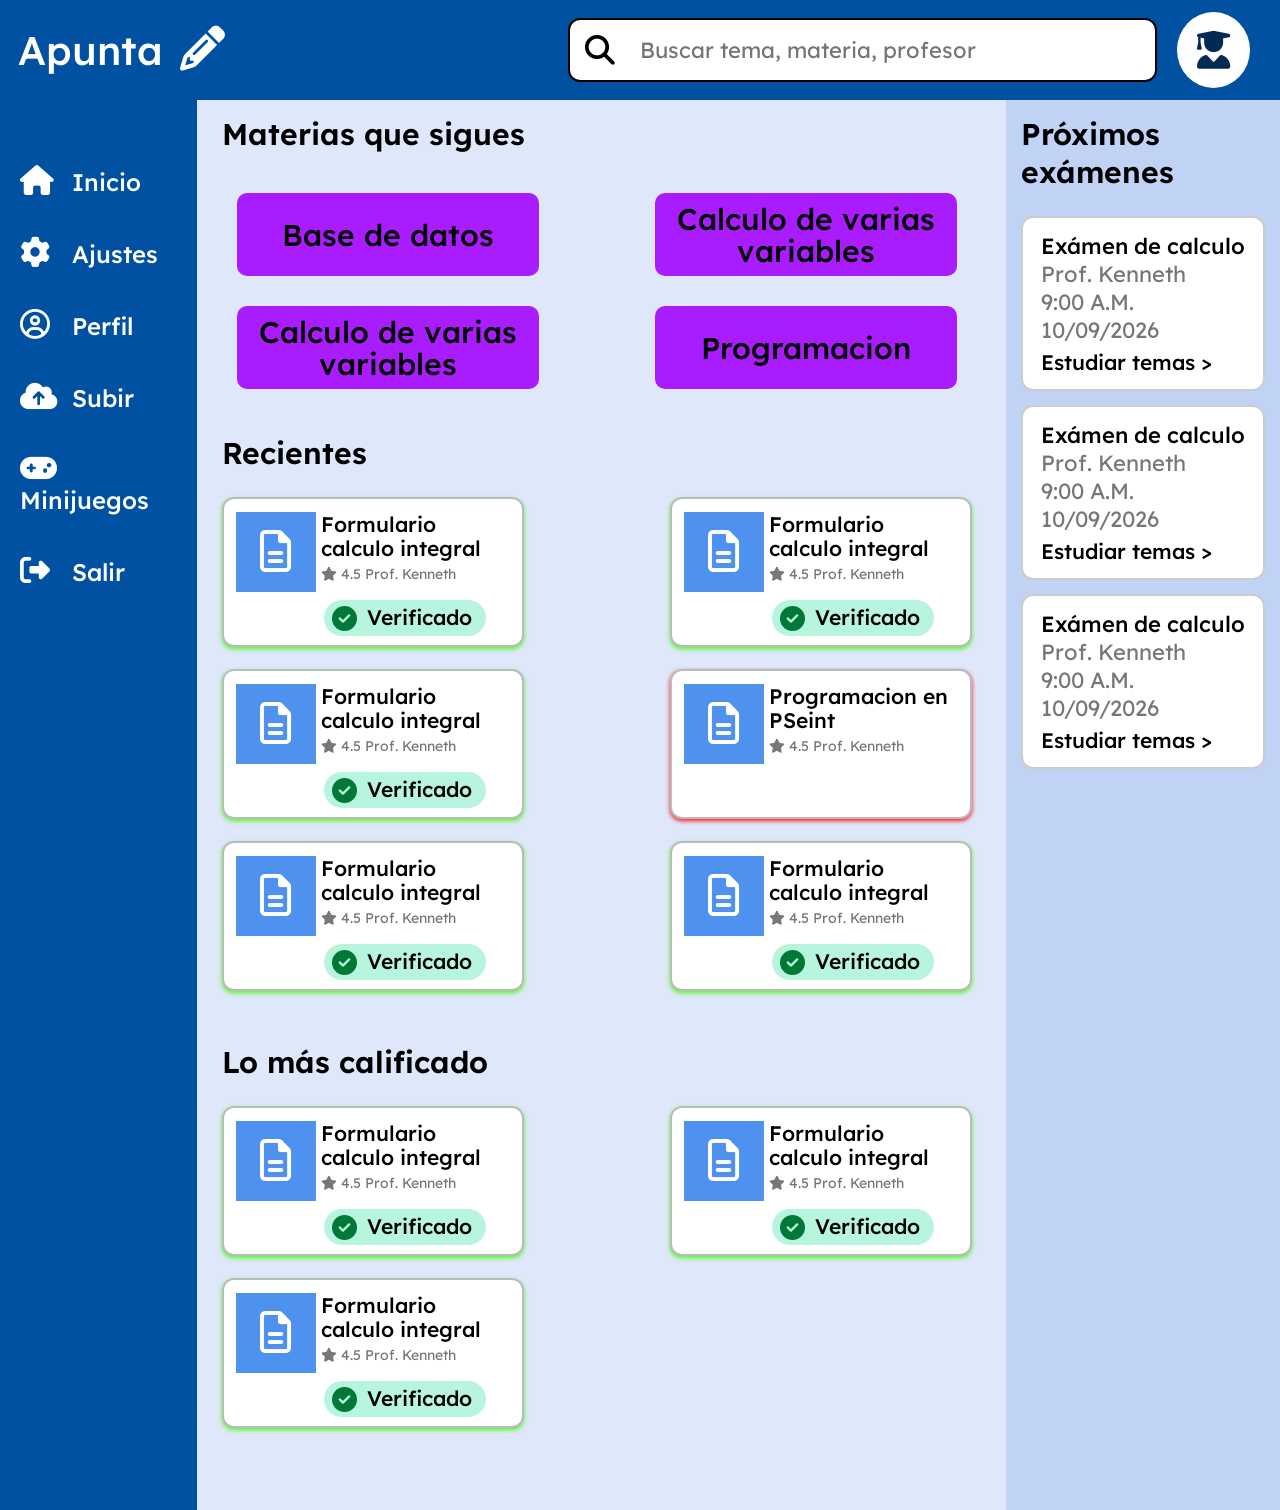
<file: index.html>
<!DOCTYPE html>
<html lang="es">
<head>
<meta charset="UTF-8">
<title>Apunta</title>
<link rel="stylesheet" href="https://cdnjs.cloudflare.com/ajax/libs/font-awesome/6.5.1/css/all.min.css">
<link href="https://fonts.googleapis.com/css2?family=Lexend:wght@400;500;600&display=swap" rel="stylesheet">
<link rel="stylesheet" href="./CSS/estilos.css">
</head>
<body>

<!-- header -->
<header id="barra-superior">
  <div class="logo">Apunta <i class="fa-solid fa-pencil"></i></div>

  <div id="buscador">
    <i class="fa-solid fa-magnifying-glass"></i>
    <input type="text" placeholder="Buscar tema, materia, profesor">
  </div>

  <div class="avatar"><i class="fa-solid fa-user-graduate"></i></div>
</header>

<div class="contenedor-principal">

  <nav id="menu-lateral">
    <a href="./index.html"><i class="fa-solid fa-house"></i> Inicio</a>
    <a href="./ajustes.html"><i class="fa-solid fa-gear"></i> Ajustes</a>
    <a href="./perfil.html"><i class="fa-regular fa-circle-user"></i> Perfil</a>
    <a href=""><i class="fa-solid fa-cloud-arrow-up"></i> Subir</a>
    <a href="./minijuegos.html"><i class="fa-solid fa-gamepad"></i> Minijuegos</a>
    <a href="./sesion.html"><i class="fa-solid fa-right-from-bracket"></i> Salir</a>
  </nav>

  <main id="contenido">

    <h2>Materias que sigues</h2>
    <div class="lista-tarjetas">
      <a href="#" class="boton-materia">Base de datos</a>
      <a href="#" class="boton-materia">Calculo de varias variables</a>
      <a href="#" class="boton-materia">Calculo de varias variables</a>
      <a href="#" class="boton-materia">Programacion</a>
    </div>

    <h2>Recientes</h2>
    <div class="lista-tarjetas">
      <div class="tarjeta-doc">
        <div class="tarjeta-superior">
          <div class="icono-archivo"><i class="fa-regular fa-file-lines"></i></div>
          <div class="datos-archivo">
            <h3>Formulario calculo integral</h3>
            <p><i class="fa-solid fa-star"></i> 4.5 Prof. Kenneth</p>
          </div>
        </div>
        <span class="etiqueta-verificado"><i class="fa-solid fa-circle-check"></i> Verificado</span>
      </div>

      <div class="tarjeta-doc">
        <div class="tarjeta-superior">
          <div class="icono-archivo"><i class="fa-regular fa-file-lines"></i></div>
          <div class="datos-archivo">
            <h3>Formulario calculo integral</h3>
            <p><i class="fa-solid fa-star"></i> 4.5 Prof. Kenneth</p>
          </div>
        </div>
        <span class="etiqueta-verificado"><i class="fa-solid fa-circle-check"></i> Verificado</span>
      </div>

      <div class="tarjeta-doc">
        <div class="tarjeta-superior">
          <div class="icono-archivo"><i class="fa-regular fa-file-lines"></i></div>
          <div class="datos-archivo">
            <h3>Formulario calculo integral</h3>
            <p><i class="fa-solid fa-star"></i> 4.5 Prof. Kenneth</p>
          </div>
        </div>
        <span class="etiqueta-verificado"><i class="fa-solid fa-circle-check"></i> Verificado</span>
      </div>

      <div class="tarjeta-docfake">
        <div class="tarjeta-superior">
          <div class="icono-archivo"><i class="fa-regular fa-file-lines"></i></div>
          <div class="datos-archivo">
            <h3>Programacion en PSeint</h3>
            <p><i class="fa-solid fa-star"></i> 4.5 Prof. Kenneth</p>
          </div>
        </div>
      </div>

      <div class="tarjeta-doc">
        <div class="tarjeta-superior">
          <div class="icono-archivo"><i class="fa-regular fa-file-lines"></i></div>
          <div class="datos-archivo">
            <h3>Formulario calculo integral</h3>
            <p><i class="fa-solid fa-star"></i> 4.5 Prof. Kenneth</p>
          </div>
        </div>
        <span class="etiqueta-verificado"><i class="fa-solid fa-circle-check"></i> Verificado</span>
      </div>

      <div class="tarjeta-doc">
        <div class="tarjeta-superior">
          <div class="icono-archivo"><i class="fa-regular fa-file-lines"></i></div>
          <div class="datos-archivo">
            <h3>Formulario calculo integral</h3>
            <p><i class="fa-solid fa-star"></i> 4.5 Prof. Kenneth</p>
          </div>
        </div>
        <span class="etiqueta-verificado"><i class="fa-solid fa-circle-check"></i> Verificado</span>
      </div>
    </div>

    <h2>Lo más calificado</h2>
    <div class="lista-tarjetas">
      <div class="tarjeta-doc">
        <div class="tarjeta-superior">
          <div class="icono-archivo"><i class="fa-regular fa-file-lines"></i></div>
          <div class="datos-archivo">
            <h3>Formulario calculo integral</h3>
            <p><i class="fa-solid fa-star"></i> 4.5 Prof. Kenneth</p>
          </div>
        </div>
        <span class="etiqueta-verificado"><i class="fa-solid fa-circle-check"></i> Verificado</span>
      </div>

      <div class="tarjeta-doc">
        <div class="tarjeta-superior">
          <div class="icono-archivo"><i class="fa-regular fa-file-lines"></i></div>
          <div class="datos-archivo">
            <h3>Formulario calculo integral</h3>
            <p><i class="fa-solid fa-star"></i> 4.5 Prof. Kenneth</p>
          </div>
        </div>
        <span class="etiqueta-verificado"><i class="fa-solid fa-circle-check"></i> Verificado</span>
      </div>

      <div class="tarjeta-doc">
        <div class="tarjeta-superior">
          <div class="icono-archivo"><i class="fa-regular fa-file-lines"></i></div>
          <div class="datos-archivo">
            <h3>Formulario calculo integral</h3>
            <p><i class="fa-solid fa-star"></i> 4.5 Prof. Kenneth</p>
          </div>
        </div>
        <span class="etiqueta-verificado"><i class="fa-solid fa-circle-check"></i> Verificado</span>
      </div>
    </div>

  </main>

  <!-- panel derecho -->
  <aside id="panel-derecho">
    <h2>Próximos exámenes</h2>

    <div class="tarjeta-examen">
      <h3>Exámen de calculo</h3>
      <p>Prof. Kenneth</p>
      <p>9:00 A.M.</p>
      <p>10/09/2026</p>
      <a href="#">Estudiar temas ></a>
    </div>

    <div class="tarjeta-examen">
      <h3>Exámen de calculo</h3>
      <p>Prof. Kenneth</p>
      <p>9:00 A.M.</p>
      <p>10/09/2026</p>
      <a href="#">Estudiar temas ></a>
    </div>

    <div class="tarjeta-examen">
      <h3>Exámen de calculo</h3>
      <p>Prof. Kenneth</p>
      <p>9:00 A.M.</p>
      <p>10/09/2026</p>
      <a href="#">Estudiar temas ></a>
    </div>


    
  </aside>

</div>

</body>
</html>
</file>
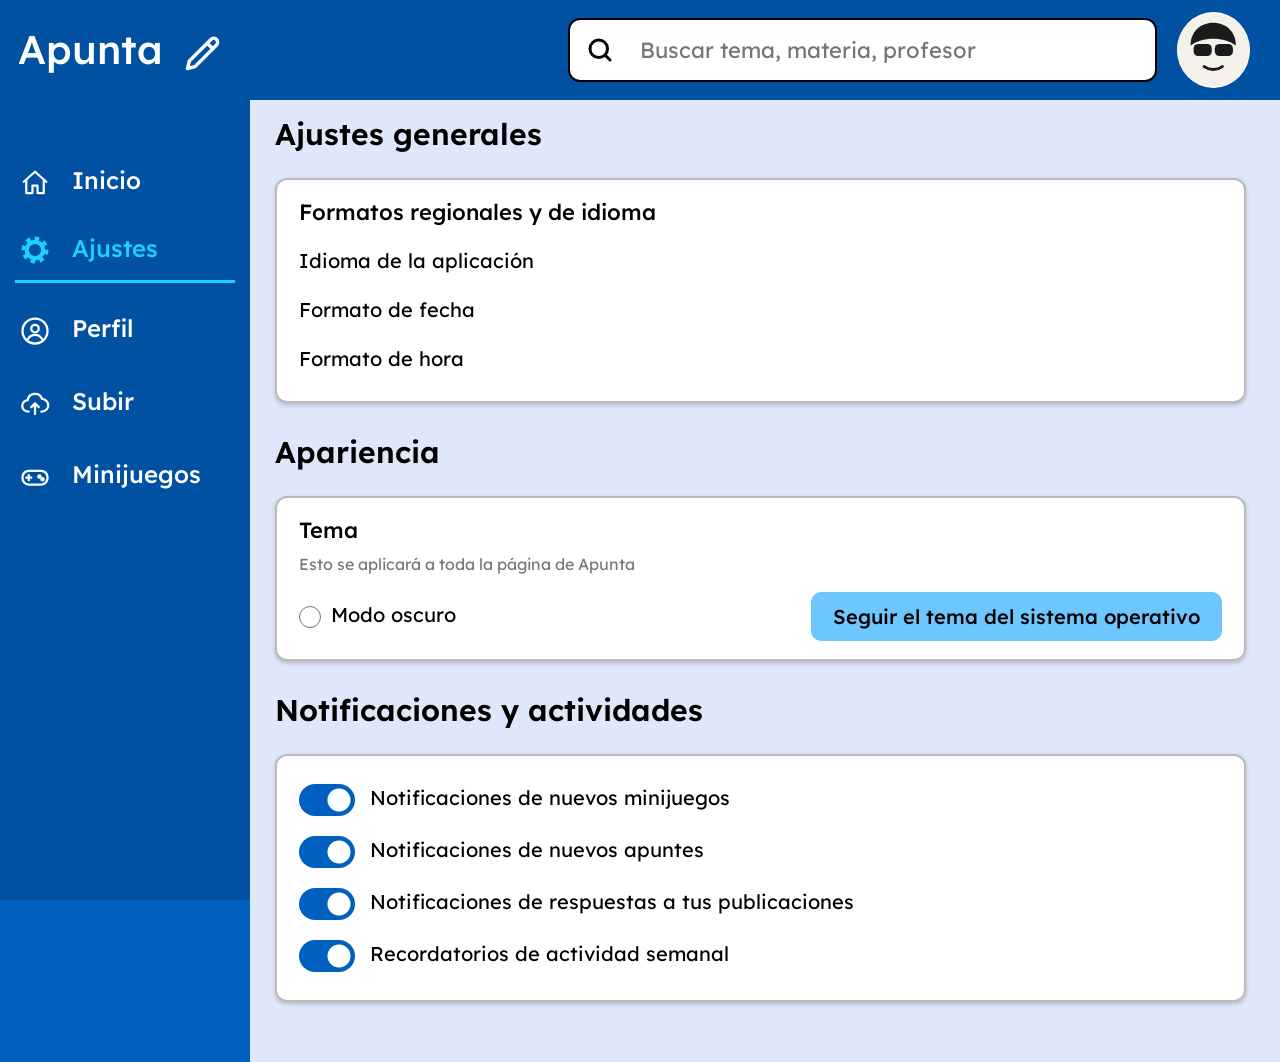
<file: ajustes.html>
<!DOCTYPE html>
<html lang="es">
<head>
    <meta charset="UTF-8">
    <meta http-equiv="X-UA-Compatible" content="IE=edge">
    <meta name="viewport" content="width=device-width, initial-scale=1.0">
    <link rel="stylesheet" href="./CSS/estiloJP.css">
    <title>Ajustes - Apunta</title>
</head>
<body>


    <header id="encabezado">
        <a id="logo" href="index.html">Apunta <svg viewBox="0 0 24 24" width="30" height="30" fill="none" stroke="currentColor" stroke-width="1.8" stroke-linecap="round" stroke-linejoin="round">
                <path d="M4 20l1-4L16.5 4.5a2.1 2.1 0 0 1 3 3L8 19z"/>
                <path d="M14.5 6.5l3 3"/>
            </svg></a>

        <form id="buscador" action="#">
            <svg viewBox="0 0 24 24" width="22" height="22" fill="none" stroke="currentColor" stroke-width="2.4" stroke-linecap="round">
                <circle cx="11" cy="11" r="7"/>
                <path d="M20 20l-4-4"/>
            </svg>
            <input type="search" name="busqueda" placeholder="Buscar tema, materia, profesor">
        </form>

        <a id="avatar" href="perfil.html">
            <svg viewBox="0 0 48 48">
                <circle cx="24" cy="24" r="24" fill="#f4f1ea"/>
                <path d="M9 21c0-9 6.5-15 15-15s15 6 15 15c-4-3-9-4.5-15-4.5S13 18 9 21z" fill="#1b1b1b"/>
                <rect x="11" y="20" width="12" height="8" rx="3" fill="#1b1b1b"/>
                <rect x="25" y="20" width="12" height="8" rx="3" fill="#1b1b1b"/>
                <path d="M18 35c3.5 2.5 8.5 2.5 12 0" fill="none" stroke="#1b1b1b" stroke-width="2" stroke-linecap="round"/>
            </svg>
        </a>
    </header>


    <nav id="menuPrincipal">
        <a class="opcionMenuPrincipal" href="index.html">
            <svg viewBox="0 0 24 24" fill="none" stroke="currentColor" stroke-width="1.8" stroke-linecap="round" stroke-linejoin="round">
                <path d="M3 11l9-8 9 8"/>
                <path d="M5 9.5V20h5v-6h4v6h5V9.5"/>
            </svg>
            Inicio
        </a>
        <a class="opcionMenuPrincipal activa" href="ajustes.html">
            <svg viewBox="0 0 24 24" fill="none" stroke="currentColor" stroke-width="2">
                <circle cx="12" cy="12" r="6.6" stroke-width="3.4"/>
                <circle cx="12" cy="12" r="9.3" stroke-width="3" stroke-dasharray="3.6 3.63"/>
            </svg>
            Ajustes
        </a>
        <a class="opcionMenuPrincipal" href="perfil.html">
            <svg viewBox="0 0 24 24" fill="none" stroke="currentColor" stroke-width="1.8" stroke-linecap="round" stroke-linejoin="round">
                <circle cx="12" cy="12" r="10"/>
                <circle cx="12" cy="10" r="3"/>
                <path d="M6.2 18.6c1.2-2.4 3.4-3.6 5.8-3.6s4.6 1.2 5.8 3.6"/>
            </svg>
            Perfil
        </a>
        <a class="opcionMenuPrincipal" href="subir.html">
            <svg viewBox="0 0 24 24" fill="none" stroke="currentColor" stroke-width="1.8" stroke-linecap="round" stroke-linejoin="round">
                <path d="M7 18h-.5a4.5 4.5 0 0 1-.4-9A6 6 0 0 1 17.7 8 4.5 4.5 0 0 1 17.5 18H17"/>
                <path d="M12 12v8"/>
                <path d="M9 14.5l3-3 3 3"/>
            </svg>
            Subir
        </a>
        <a class="opcionMenuPrincipal" href="minijuegos.html">
            <svg viewBox="0 0 24 24" fill="none" stroke="currentColor" stroke-width="1.8" stroke-linecap="round" stroke-linejoin="round">
                <rect x="2" y="7" width="20" height="11" rx="5"/>
                <path d="M7 10.5v4M5 12.5h4"/>
                <circle cx="15.5" cy="11.5" r=".9" fill="currentColor"/>
                <circle cx="18" cy="13.7" r=".9" fill="currentColor"/>
            </svg>
            Minijuegos
        </a>
    </nav>

    <section id="ajustes" class="contenido">
        <form action="#" name="formularioAjustes">


            <div class="bloque">
                <h2>Ajustes generales</h2>
                <div class="tarjeta">
                    <h3>Formatos regionales y de idioma</h3>
                    <a class="opcionAjuste" href="#">Idioma de la aplicación</a>
                    <a class="opcionAjuste" href="#">Formato de fecha</a>
                    <a class="opcionAjuste" href="#">Formato de hora</a>
                </div>
            </div>


            <div class="bloque">
                <h2>Apariencia</h2>
                <div class="tarjeta">
                    <h3>Tema</h3>
                    <p class="nota">Esto se aplicará a toda la página de Apunta</p>
                    <div class="filaTema">
                        <label><input type="radio" name="tema">Modo oscuro</label>
                        <input type="button" value="Seguir el tema del sistema operativo">
                    </div>
                </div>
            </div>


            <div class="bloque">
                <h2>Notificaciones y actividades</h2>
                <div class="tarjeta">
                    <label class="interruptor"><input type="checkbox" name="notifMinijuegos" checked>Notificaciones de nuevos minijuegos</label>
                    <label class="interruptor"><input type="checkbox" name="notifApuntes" checked>Notificaciones de nuevos apuntes</label>
                    <label class="interruptor"><input type="checkbox" name="notifRespuestas" checked>Notificaciones de respuestas a tus publicaciones</label>
                    <label class="interruptor"><input type="checkbox" name="notifSemanal" checked>Recordatorios de actividad semanal</label>
                </div>
            </div>

        </form>
    </section>

    <footer></footer>

</body>
</html>
</file>
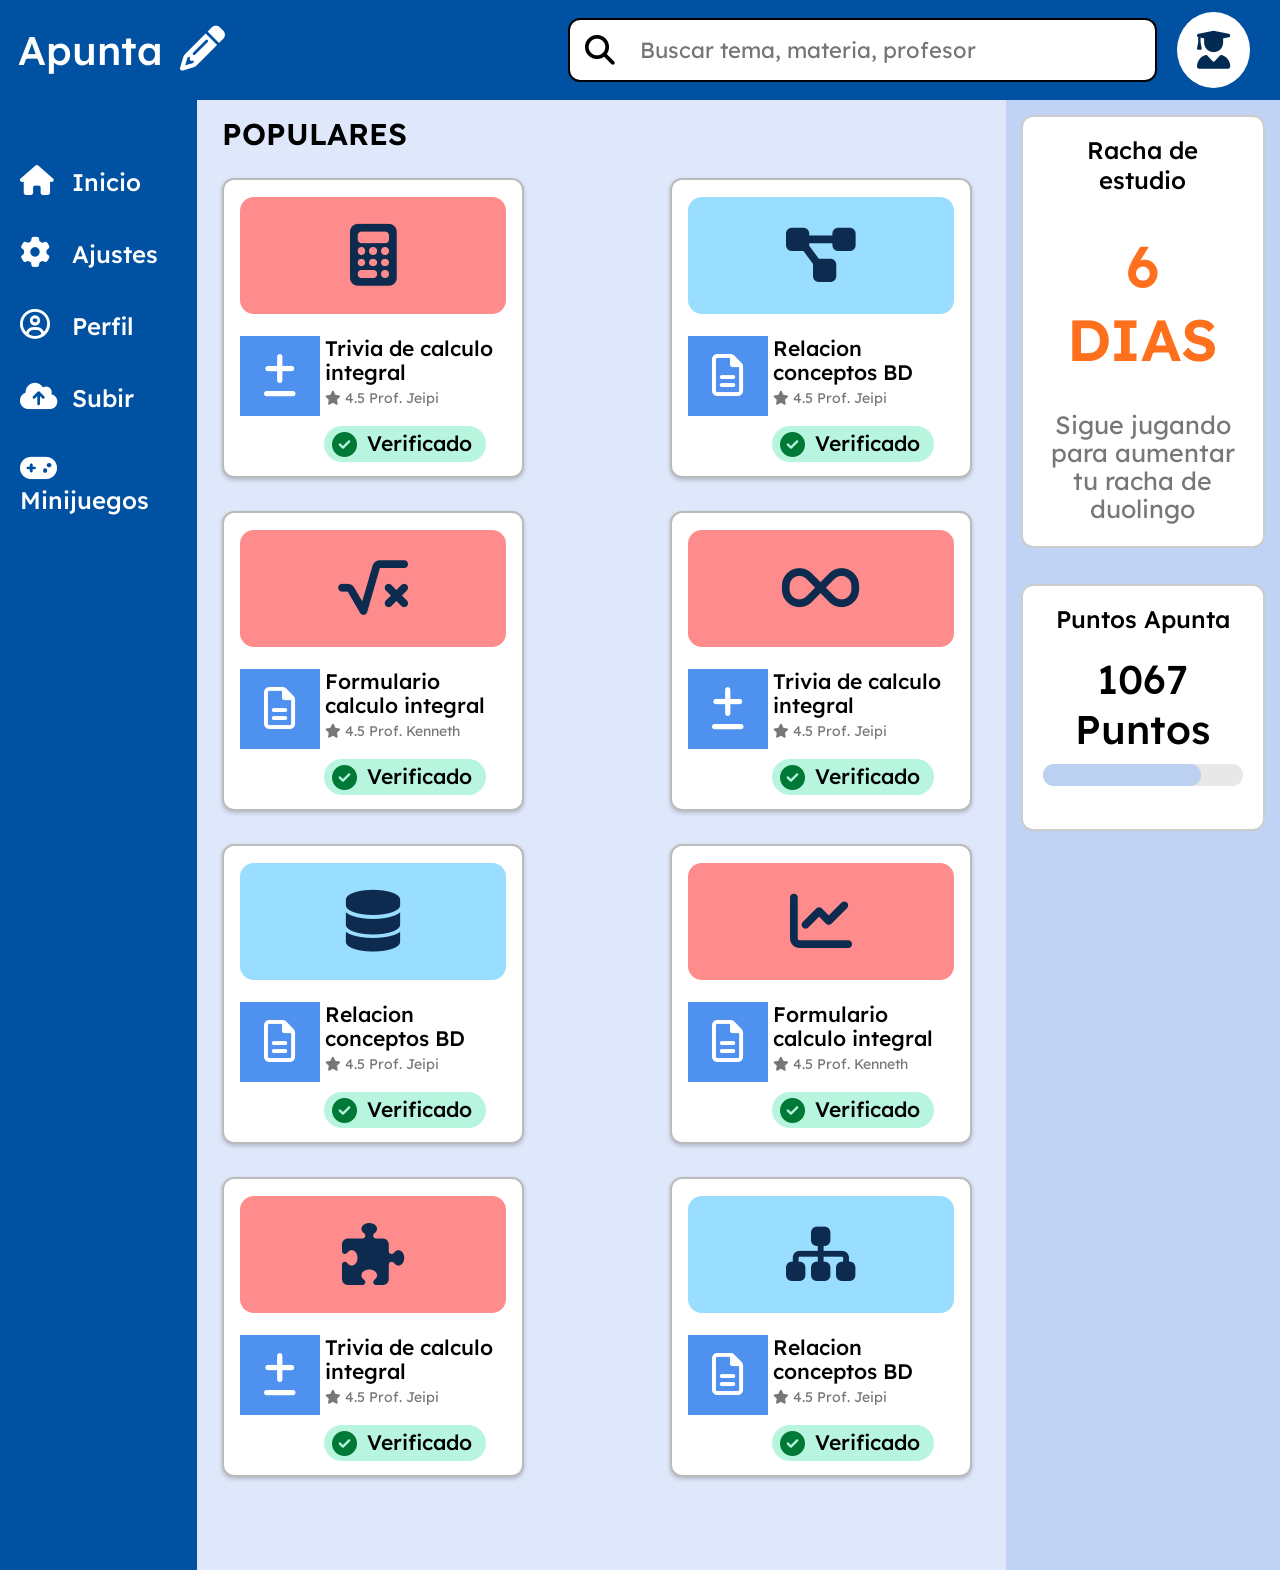
<file: minijuegos.html>
<!DOCTYPE html>
<html lang="es">
<head>
<meta charset="UTF-8">
<title>Apunta - Minijuegos</title>
<link rel="stylesheet" href="https://cdnjs.cloudflare.com/ajax/libs/font-awesome/6.5.1/css/all.min.css">
<link href="https://fonts.googleapis.com/css2?family=Lexend:wght@400;500;600&display=swap" rel="stylesheet">
<link rel="stylesheet" href="./CSS/estilos.css">
</head>
<body>

<!-- ENCABEZADO -->
<header id="barra-superior">
  <div class="logo">Apunta <i class="fa-solid fa-pencil"></i></div>

  <div id="buscador">
    <i class="fa-solid fa-magnifying-glass"></i>
    <input type="text" placeholder="Buscar tema, materia, profesor">
  </div>

  <div class="avatar"><i class="fa-solid fa-user-graduate"></i></div>
</header>

<div class="contenedor-principal">

  <!-- MENU LATERAL -->
  <nav id="menu-lateral">
    <a href="index.html"><i class="fa-solid fa-house"></i> Inicio</a>
    <a href="./ajustes.html"><i class="fa-solid fa-gear"></i> Ajustes</a>
    <a href="./perfil.html"><i class="fa-regular fa-circle-user"></i> Perfil</a>
    <a href="#"><i class="fa-solid fa-cloud-arrow-up"></i> Subir</a>
    <a href="minijuegos.html"><i class="fa-solid fa-gamepad"></i> Minijuegos</a>
  </nav>

  <!-- CONTENIDO -->
  <main id="contenido" class="contenido-juegos">

    <h2>POPULARES</h2>

    <div class="lista-tarjetas">

      <!-- fila 1 -->
      <div class="tarjeta-juego">
        <div class="banner banner-rojo"><i class="fa-solid fa-calculator"></i></div>
        <div class="tarjeta-superior">
          <div class="icono-archivo"><i class="fa-solid fa-plus-minus"></i></div>
          <div class="datos-archivo">
            <h3>Trivia de calculo integral</h3>
            <p><i class="fa-solid fa-star"></i> 4.5 Prof. Jeipi</p>
          </div>
        </div>
        <span class="etiqueta-verificado"><i class="fa-solid fa-circle-check"></i> Verificado</span>
      </div>

      <div class="tarjeta-juego">
        <div class="banner banner-azul"><i class="fa-solid fa-diagram-project"></i></div>
        <div class="tarjeta-superior">
          <div class="icono-archivo"><i class="fa-regular fa-file-lines"></i></div>
          <div class="datos-archivo">
            <h3>Relacion conceptos BD</h3>
            <p><i class="fa-solid fa-star"></i> 4.5 Prof. Jeipi</p>
          </div>
        </div>
        <span class="etiqueta-verificado"><i class="fa-solid fa-circle-check"></i> Verificado</span>
      </div>

      <div class="tarjeta-juego">
        <div class="banner banner-rojo"><i class="fa-solid fa-square-root-variable"></i></div>
        <div class="tarjeta-superior">
          <div class="icono-archivo"><i class="fa-regular fa-file-lines"></i></div>
          <div class="datos-archivo">
            <h3>Formulario calculo integral</h3>
            <p><i class="fa-solid fa-star"></i> 4.5 Prof. Kenneth</p>
          </div>
        </div>
        <span class="etiqueta-verificado"><i class="fa-solid fa-circle-check"></i> Verificado</span>
      </div>

      <!-- fila 2 -->
      <div class="tarjeta-juego">
        <div class="banner banner-rojo"><i class="fa-solid fa-infinity"></i></div>
        <div class="tarjeta-superior">
          <div class="icono-archivo"><i class="fa-solid fa-plus-minus"></i></div>
          <div class="datos-archivo">
            <h3>Trivia de calculo integral</h3>
            <p><i class="fa-solid fa-star"></i> 4.5 Prof. Jeipi</p>
          </div>
        </div>
        <span class="etiqueta-verificado"><i class="fa-solid fa-circle-check"></i> Verificado</span>
      </div>

      <div class="tarjeta-juego">
        <div class="banner banner-azul"><i class="fa-solid fa-database"></i></div>
        <div class="tarjeta-superior">
          <div class="icono-archivo"><i class="fa-regular fa-file-lines"></i></div>
          <div class="datos-archivo">
            <h3>Relacion conceptos BD</h3>
            <p><i class="fa-solid fa-star"></i> 4.5 Prof. Jeipi</p>
          </div>
        </div>
        <span class="etiqueta-verificado"><i class="fa-solid fa-circle-check"></i> Verificado</span>
      </div>

      <div class="tarjeta-juego">
        <div class="banner banner-rojo"><i class="fa-solid fa-chart-line"></i></div>
        <div class="tarjeta-superior">
          <div class="icono-archivo"><i class="fa-regular fa-file-lines"></i></div>
          <div class="datos-archivo">
            <h3>Formulario calculo integral</h3>
            <p><i class="fa-solid fa-star"></i> 4.5 Prof. Kenneth</p>
          </div>
        </div>
        <span class="etiqueta-verificado"><i class="fa-solid fa-circle-check"></i> Verificado</span>
      </div>

      <!-- fila 3 -->
      <div class="tarjeta-juego">
        <div class="banner banner-rojo"><i class="fa-solid fa-puzzle-piece"></i></div>
        <div class="tarjeta-superior">
          <div class="icono-archivo"><i class="fa-solid fa-plus-minus"></i></div>
          <div class="datos-archivo">
            <h3>Trivia de calculo integral</h3>
            <p><i class="fa-solid fa-star"></i> 4.5 Prof. Jeipi</p>
          </div>
        </div>
        <span class="etiqueta-verificado"><i class="fa-solid fa-circle-check"></i> Verificado</span>
      </div>

      <div class="tarjeta-juego">
        <div class="banner banner-azul"><i class="fa-solid fa-sitemap"></i></div>
        <div class="tarjeta-superior">
          <div class="icono-archivo"><i class="fa-regular fa-file-lines"></i></div>
          <div class="datos-archivo">
            <h3>Relacion conceptos BD</h3>
            <p><i class="fa-solid fa-star"></i> 4.5 Prof. Jeipi</p>
          </div>
        </div>
        <span class="etiqueta-verificado"><i class="fa-solid fa-circle-check"></i> Verificado</span>
      </div>

      

    </div>
  </main>

  <!-- PANEL DERECHO -->
  <aside id="panel-derecho" class="panel-minijuegos">

    <div class="caja-racha">
      <h3>Racha de estudio</h3>
      <p class="dias-racha">6 DIAS</p>
      <p class="mensaje-racha">Sigue jugando para aumentar tu racha de duolingo</p>
    </div>

    <div class="caja-racha">
      <h3>Puntos Apunta</h3>
      <p class="cantidad-puntos">1067 Puntos</p>
      <div class="barra-puntos"><div></div></div>
    </div>

  </aside>

</div>

</body>
</html>
</file>
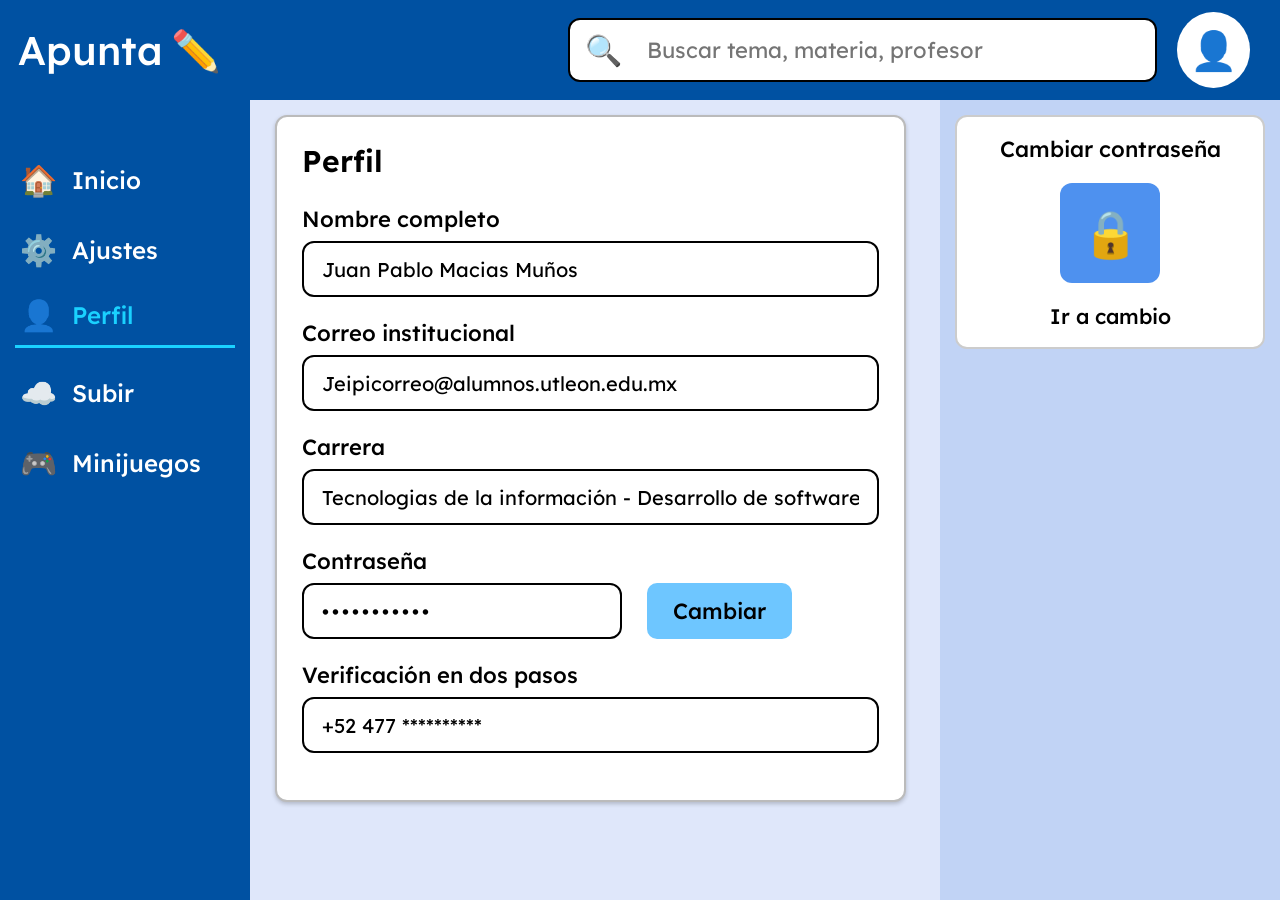
<file: perfil.html>
<!DOCTYPE html>
<html lang="es">
<head>
  <meta charset="UTF-8">
  <meta name="viewport" content="width=device-width, initial-scale=1.0">
  <title>Apunta - Perfil</title>
  <link rel="stylesheet" href="./CSS/estilosMP.css">
</head>
<body>

  <header class="barra-superior">
    <div class="logotipo">
      <span>Apunta</span>
      <span class="icono-texto" aria-hidden="true">✏️</span>
    </div>
    
    <form class="barra-busqueda" role="search">
      <span class="icono-texto" aria-hidden="true">🔍</span>
      <input type="search" placeholder="Buscar tema, materia, profesor" aria-label="Buscar tema, materia, profesor">
    </form>

    <button type="button" class="avatar-usuario" aria-label="Perfil del usuario">
      <span class="icono-texto" aria-hidden="true">👤</span>
    </button>
  </header>

  <div class="contenedor-principal">

    <nav class="menu-lateral" aria-label="Navegación principal">
      <ul>
        <li>
          <a href="./index.html">
            <span class="icono-texto" aria-hidden="true">🏠</span>
            <span>Inicio</span>
          </a>
        </li>
        <li>
          <a href="./ajustes.html">
            <span class="icono-texto" aria-hidden="true">⚙️</span>
            <span>Ajustes</span>
          </a>
        </li>
        <li class="activo">
          <a href="./perfil.html" aria-current="page">
            <span class="icono-texto" aria-hidden="true">👤</span>
            <span>Perfil</span>
          </a>
        </li>
        <li>
          <a href="#">
            <span class="icono-texto" aria-hidden="true">☁️</span>
            <span>Subir</span>
          </a>
        </li>
        <li>
          <a href="./minijuegos.html">
            <span class="icono-texto" aria-hidden="true">🎮</span>
            <span>Minijuegos</span>
          </a>
        </li>
      </ul>
    </nav>

    <main class="contenido-principal">
      <article class="tarjeta-perfil">
        <h2>Perfil</h2>

        <form>
          <div class="campo-formulario">
            <label for="nombre">Nombre completo</label>
            <input type="text" id="nombre" value="Juan Pablo Macias Muños" readonly>
          </div>

          <div class="campo-formulario">
            <label for="correo">Correo institucional</label>
            <input type="email" id="correo" value="Jeipicorreo@alumnos.utleon.edu.mx" readonly>
          </div>

          <div class="campo-formulario">
            <label for="carrera">Carrera</label>
            <input type="text" id="carrera" value="Tecnologias de la información - Desarrollo de software" readonly>
          </div>

          <div class="campo-formulario">
            <label for="contrasena">Contraseña</label>
            <div class="fila-contrasena">
              <input type="password" id="contrasena" value="12345678910" readonly>
              <button type="button" class="boton-cambiar">Cambiar</button>
            </div>
          </div>

          <div class="campo-formulario">
            <label for="verificacion">Verificación en dos pasos</label>
            <input type="text" id="verificacion" value="+52 477 **********" class="entrada-corta" readonly>
          </div>
        </form>
      </article>
    </main>

    <aside class="panel-derecho" aria-label="Acciones de la cuenta">
      <section class="tarjeta-accion">
        <h3>Cambiar contraseña</h3>
        
        <div class="caja-icono">
          <span class="icono-candado" aria-hidden="true">🔒</span>
        </div>

        <a href="#" class="enlace-accion">Ir a cambio</a>
      </section>
    </aside>

  </div>

</body>
</html>
</file>
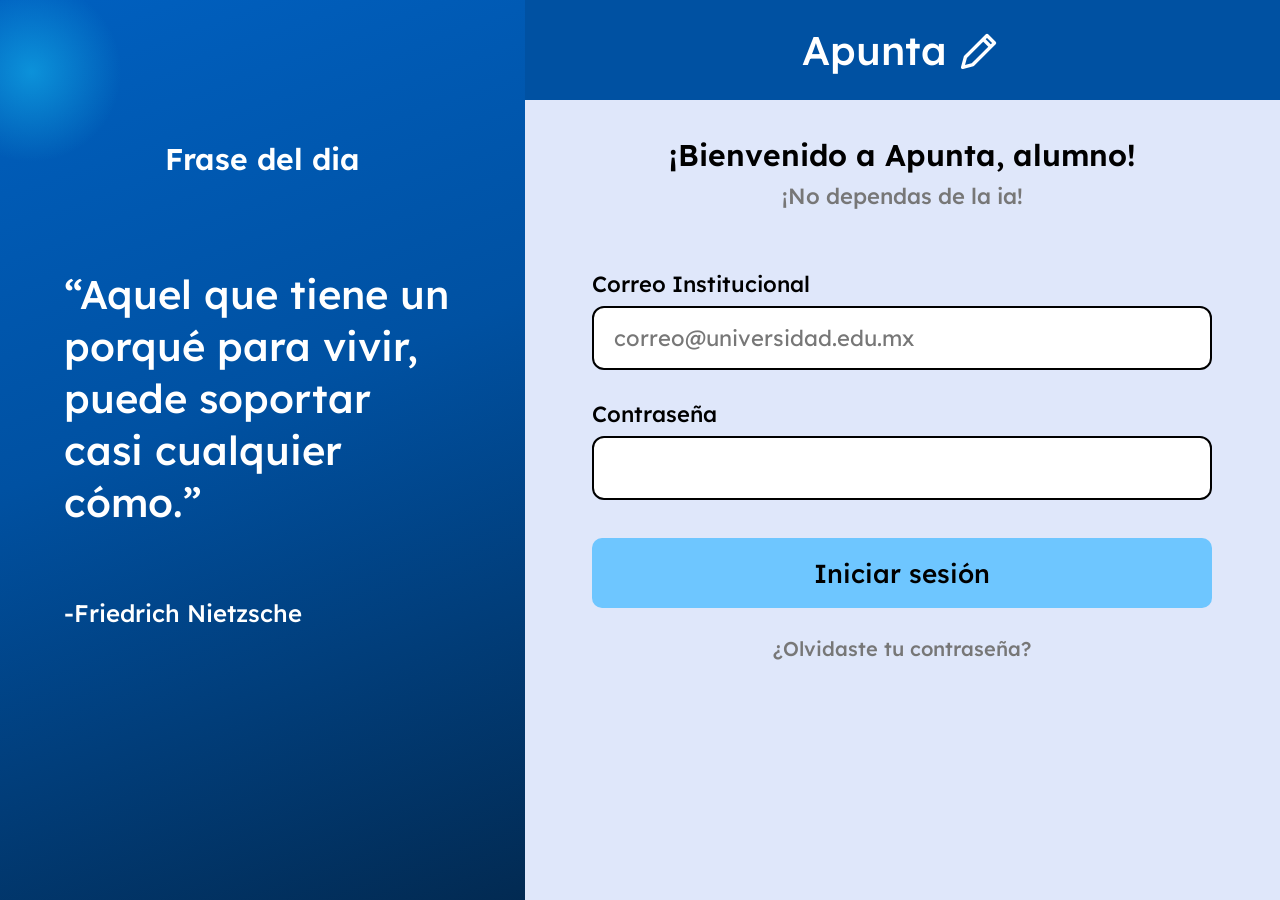
<file: sesion.html>
<!doctype html>
<html lang="es">
  <head>
    <meta charset="UTF-8" />
    <meta name="viewport" content="width=device-width, initial-scale=1" />
    <title>Apunta | Iniciar sesión</title>
    <link
      href="https://fonts.googleapis.com/css2?family=Quicksand:wght@400;500;600;700&display=swap"
      rel="stylesheet"
    />
    <link rel="stylesheet" href="./CSS/estilosC.css" />
  </head>
  <body>
    <main class="login">
      <!-- Panel izquierdo: frase del día -->
      <section class="quote-panel">
        <h2 class="quote-panel__title">Frase del dia</h2>
        <blockquote class="quote-panel__quote">
          “Aquel que tiene un porqué para vivir, puede soportar casi cualquier
          cómo.”
        </blockquote>
        <p class="quote-panel__author">-Friedrich Nietzsche</p>
      </section>

      <!-- Panel derecho: formulario -->
      <section class="form-panel">
        <header class="form-panel__header">
          <h1 class="logo">
            Apunta
            <svg class="logo__icon" viewBox="0 0 24 24" aria-hidden="true">
              <path
                d="M3 21l1.5-5.5L16 4l4 4L8.5 19.5 3 21z"
                fill="none"
                stroke="currentColor"
                stroke-width="1.8"
                stroke-linejoin="round"
              />
              <path d="M14 6l4 4" stroke="currentColor" stroke-width="1.8" />
            </svg>
          </h1>
        </header>

        <div class="form-panel__body">
          <h2 class="welcome">¡Bienvenido a Apunta, alumno!</h2>
          <p class="welcome__hint">¡No dependas de la ia!</p>

          <!-- Quitamos action="#" y method="post" ya que no se enviarán datos al servidor -->
          <div class="form">
            <label class="form__label">Correo Institucional</label>
            <input
              class="form__input"
              placeholder="correo@universidad.edu.mx"
            />

            <label class="form__label">Contraseña</label>
            <input class="form__input" type="password" />

            <!-- Cambiamos <button> por <a> para que navegue directo a index.html -->
            <a href="./index.html" class="form__button">Iniciar sesión</a>

            <a class="form__link" href="#">¿Olvidaste tu contraseña?</a>
          </div>
        </div>
      </section>
    </main>
  </body>
</html>
</file>
<file: CSS/estilos.css>
/* ===== Estilos generales ===== */
* {
  margin: 0;
  padding: 0;
  box-sizing: border-box;
}

body {
  font-family: 'Lexend', Arial, sans-serif;
  background-color: #0060c0;
}

a {
  text-decoration: none;
  color: black;
}


/* ===== Encabezado ===== */
#barra-superior {
  height: 100px;
  background-color: #0051a2;
  display: flex;
  align-items: center;
  padding: 0 30px 0 18px;
}

.logo {
  color: white;
  font-size: 40px;
  font-weight: 500;
  width: 330px;
}

.logo i {
  font-size: 45px;
  margin-left: 5px;
}

#buscador {
  width: 616px;
  height: 64px;
  background-color: white;
  border: 2px solid black;
  border-radius: 12px;
  display: flex;
  align-items: center;
  padding: 0 15px;
  margin-left: 235px;
}

#buscador i {
  font-size: 30px;
  margin-right: 25px;
}

#buscador input {
  border: none;
  outline: none;
  width: 100%;
  font-family: 'Lexend', Arial, sans-serif;
  font-size: 22px;
}

.avatar {
  width: 76px;
  height: 76px;
  border-radius: 50%;
  background-color: white;
  color: #022a52;
  font-size: 38px;
  text-align: center;
  line-height: 76px;
  margin-left: 20px;
}


/* ===== Estructura de 3 columnas ===== */
.contenedor-principal {
  display: flex;
}


/* ===== Menu lateral ===== */
#menu-lateral {
  width: 250px;
  background-color: #0051a2;
  padding-top: 45px;
}

#menu-lateral a {
  display: block;
  color: white;
  font-size: 24px;
  font-weight: 500;
  padding: 20px 20px;
}

#menu-lateral a:hover {
  background-color:rgba(255,255,255,0.15);
}

#menu-lateral a i {
  width: 45px;
  font-size: 30px;
}

#menu-lateral a.seccion-activa {
  color: #1ad1ff;
  margin: 0 15px 10px 15px;
  padding: 15px 5px;
  border-bottom: 3px solid #1ad1ff;
}


/* ===== Contenido principal ===== */
#contenido {
  width: 1010px;
  background-color: #dfe7fa;
  padding: 15px 34px 30px 25px;
}

#contenido h2,
#panel-derecho h2 {
  font-size: 30px;
  font-weight: 600;
  margin-bottom: 25px;
}

.lista-tarjetas {
  display: flex;
  flex-wrap: wrap;
  justify-content: space-between;
  margin-bottom: 30px;
}

/* botones de las materias */
.boton-materia {
  width: 302px;
  height: 83px;
  background-color: #a81cfe;
  border-radius: 10px;
  font-size: 30px;
  font-weight: 500;
  line-height: 32px;
  text-align: center;
  padding: 10px 20px;
  display: flex;
  align-items: center;
  justify-content: center;
  margin: 15px;
}

/* tarjetas de documentos */
.tarjeta-doc {
  width: 302px;
  height: 150px;
  background-color: white;
  border: 2px solid #bbbbbb;
  border-radius: 12px;
  padding: 13px 12px;
  margin-bottom: 22px;
  box-shadow: 0px 2px 4px rgba(60, 255, 0, 0.9);
}

.tarjeta-docfake {
  width: 302px;
  height: 150px;
  background-color: white;
  border: 2px solid #bbbbbb;
  border-radius: 12px;
  padding: 13px 12px;
  margin-bottom: 22px;
  box-shadow: 0px 2px 4px rgba(255, 0, 0, 0.9);
}

.tarjeta-superior {
  display: flex;
}

.icono-archivo {
  width: 80px;
  height: 80px;
  background-color: #4e91ef;
  color: white;
  font-size: 42px;
  text-align: center;
  line-height: 80px;
  flex-shrink: 0;
}

.datos-archivo {
  margin-left: 5px;
}

.datos-archivo h3 {
  font-size: 21px;
  font-weight: 500;
  line-height: 24px;
}

.datos-archivo p {
  font-size: 14px;
  color: #777777;
  margin-top: 5px;
}

.etiqueta-verificado {
  display: inline-block;
  background-color: #b8f5df;
  border-radius: 20px;
  padding: 4px 14px 4px 8px;
  margin-top: 8px;
  margin-left: 88px;
  font-size: 21px;
  font-weight: 500;
}

.etiqueta-verificado i {
  color: #007936;
  font-size: 25px;
  vertical-align: middle;
  margin-right: 4px;
}


/* ===== Panel derecho ===== */
#panel-derecho {
  width: 340px;
  background-color: #c1d3f5;
  padding: 15px 15px 20px 15px;
}

.tarjeta-examen {
  background-color: white;
  border: 2px solid #cccccc;
  border-radius: 12px;
  padding: 14px 18px;
  margin-bottom: 14px;
}

.tarjeta-examen h3 {
  font-size: 22px;
  font-weight: 500;
}

.tarjeta-examen p {
  font-size: 22px;
  color: #777777;
}

.tarjeta-examen a {
  display: block;
  font-size: 21px;
  font-weight: 500;
  margin-top: 5px;
}





.flechas i {
  font-size: 14px;
  margin-left: 15px;
}

.contenido-juegos {
  background-color: #f1f3fd;
}

.tarjeta-juego {
  width: 302px;
  height: 300px;
  background-color: white;
  border: 2px solid #bbbbbb;
  border-radius: 12px;
  padding: 17px 16px;
  margin-bottom: 33px;
  box-shadow: 0px 2px 4px rgba(0, 0, 0, 0.2);
}

.banner {
  height: 117px;
  border-radius: 14px;
  margin-bottom: 22px;
  text-align: center;
  line-height: 117px;
  font-size: 62px;
  color: #0d2b4e;
}

.banner-rojo {
  background-color: #ff8c8c;
}

.banner-azul {
  background-color: #99ddff;
}

.tarjeta-juego .etiqueta-verificado {
  margin-left: 84px;
  margin-top: 10px;
}

/* panel derecho de la pagina de minijuegos */
.panel-minijuegos {
  padding-top: 80px;
}

.caja-racha {
  background-color: white;
  border: 2px solid #cccccc;
  border-radius: 12px;
  padding: 18px 20px;
  margin-bottom: 36px;
  text-align: center;
}

.caja-racha h3 {
  font-size: 24px;
  font-weight: 500;
}

.dias-racha {
  font-size: 58px;
  font-weight: 600;
  margin: 35px 0;
  color: rgb(255, 112, 30);
}

.mensaje-racha {
  font-size: 25px;
  color: #777777;
  line-height: 28px;
  margin-bottom: 5px;
}

.cantidad-puntos {
  font-size: 40px;
  font-weight: 500;
  margin: 20px 0 10px 0;
}

.barra-puntos {
  height: 22px;
  background-color: #e8e8e8;
  border-radius: 11px;
  margin-bottom: 25px;
}

.barra-puntos div {
  width: 79%;
  height: 22px;
  background-color: #bcd0f2;
  border-radius: 11px;
}

.boton-ver-mas {
  display: inline-block;
  background-color: #6ec6ff;
  border-radius: 10px;
  font-size: 26px;
  font-weight: 500;
  padding: 14px 26px;
  margin-bottom: 8px;
}
</file>
<file: CSS/estiloJP.css>
@import url('https://fonts.googleapis.com/css2?family=Lexend:wght@400;500;600&display=swap');

/* ===== Estilos generales ===== */
*{
    margin:0;
    padding:0;
    box-sizing:border-box;
}

body{
    font-family:'Lexend', Arial, sans-serif;
    background-color:#0060c0;
    padding-top:100px;
}

a{
    text-decoration:none;
    color:black;
}

input{
    font-family:inherit;
}


/* ===== Encabezado ===== */
#encabezado{
    background-color:#0051a2;
    position:fixed;
    top:0px;
    left:0px;
    width:100%;
    height:100px;
    z-index:2;
    display:flex;
    align-items:center;
    padding:0 30px 0 18px;
}
#logo{
    width:330px;
    color:white;
    font-size:40px;
    font-weight:500;
}
#logo svg{
    width:45px;
    height:45px;
    margin-left:5px;
    vertical-align:middle;
}
#buscador{
    width:616px;
    height:64px;
    background-color:white;
    border:2px solid black;
    border-radius:12px;
    display:flex;
    align-items:center;
    padding:0 15px;
    margin-left:235px;
}
#buscador svg{
    width:30px;
    height:30px;
    margin-right:25px;
    flex-shrink:0;
}
#buscador input{
    border:none;
    outline:none;
    width:100%;
    font-size:22px;
}
#avatar{
    width:76px;
    height:76px;
    border-radius:50%;
    background-color:white;
    overflow:hidden;
    margin-left:20px;
}
#avatar svg{
    display:block;
    width:100%;
    height:100%;
}


/* ===== Menu lateral ===== */
#menuPrincipal{
    background-color:#0051a2;
    position:fixed;
    top:100px;
    bottom:0px;
    left:0px;
    width:250px;
    padding-top:45px;
    z-index:1;
}
.opcionMenuPrincipal{
    display:block;
    color:white;
    font-size:24px;
    font-weight:500;
    padding:20px 20px;
}
.opcionMenuPrincipal:hover{
    background-color:rgba(255,255,255,0.15);
}
.opcionMenuPrincipal svg{
    width:30px;
    height:30px;
    vertical-align:middle;
    margin-right:15px;
}
.activa{
    color:#1ad1ff;
    margin:0 15px 10px 15px;
    padding:15px 5px;
    border-bottom:3px solid #1ad1ff;
}


/* ===== Contenido ===== */
.contenido{
    min-height:calc(100vh - 100px);
    margin-left:250px;
    padding:15px 34px 30px 25px;
    background-color:#dfe7fa;
}
.bloque{
    margin-bottom:30px;
}
h2{
    font-size:30px;
    font-weight:600;
    margin-bottom:25px;
}
.tarjeta{
    background-color:white;
    border:2px solid #bbbbbb;
    border-radius:12px;
    padding:18px 22px;
    box-shadow:0px 2px 4px rgba(0, 0, 0, 0.2);
}
h3{
    font-size:22px;
    font-weight:500;
    margin-bottom:10px;
}
.nota{
    font-size:16px;
    color:#777777;
    margin-top:5px;
}
.opcionAjuste{
    display:block;
    padding:12px 0px;
    font-size:20px;
}
.opcionAjuste:hover{
    background-color:#dfe7fa;
}


/* ===== Tema ===== */
.filaTema{
    margin-top:18px;
    overflow:hidden;
}
.filaTema label{
    float:left;
    padding-top:10px;
    font-size:20px;
}
.filaTema input[type="radio"]{
    width:22px;
    height:22px;
    margin-right:10px;
    vertical-align:middle;
}
.filaTema input[type="button"]{
    float:right;
    padding:12px 22px;
    border:none;
    border-radius:10px;
    background-color:#6ec6ff;
    font-size:20px;
    font-weight:500;
    cursor:pointer;
}
.filaTema input[type="button"]:hover{
    background-color:#4fb6f5;
}


/* ===== Interruptores ===== */
.interruptor{
    display:block;
    padding:10px 0px;
    font-size:20px;
    cursor:pointer;
}
.interruptor input{
    -webkit-appearance:none;
    appearance:none;
    display:inline-block;
    vertical-align:middle;
    width:56px;
    height:32px;
    margin-right:15px;
    border-radius:16px;
    background-color:#bbbbbb;
    background-image:radial-gradient(circle, #fff 11px, transparent 12px);
    background-size:24px 24px;
    background-repeat:no-repeat;
    background-position:4px center;
    cursor:pointer;
}
.interruptor input:checked{
    background-color:#0060c0;
    background-position:28px center;
}
</file>
<file: CSS/estilosMP.css>
@import url('https://fonts.googleapis.com/css2?family=Lexend:wght@400;500;600&display=swap');

* {
  margin: 0;
  padding: 0;
  box-sizing: border-box;
  font-family: 'Lexend', Arial, sans-serif;
}

body {
  background-color: #0060c0;
  min-height: 100vh;
  display: flex;
  flex-direction: column;
}

.icono-texto {
  font-size: 30px;
  line-height: 1;
}


/* ===== Encabezado ===== */
.barra-superior {
  background-color: #0051a2;
  height: 100px;
  display: flex;
  align-items: center;
  padding: 0 30px 0 18px;
  color: #ffffff;
}

.logotipo {
  display: flex;
  align-items: center;
  gap: 8px;
  width: 330px;
  font-size: 40px;
  font-weight: 500;
}

.logotipo .icono-texto {
  font-size: 40px;
}

.barra-busqueda {
  background-color: #ffffff;
  border: 2px solid #000000;
  display: flex;
  align-items: center;
  padding: 0 15px;
  border-radius: 12px;
  width: 616px;
  height: 64px;
  margin-left: 235px;
  gap: 25px;
}

.barra-busqueda input {
  border: none;
  outline: none;
  width: 100%;
  font-size: 22px;
}

.avatar-usuario {
  background: #ffffff;
  border: none;
  width: 76px;
  height: 76px;
  border-radius: 50%;
  display: flex;
  align-items: center;
  justify-content: center;
  cursor: pointer;
  margin-left: 20px;
}

.avatar-usuario .icono-texto {
  font-size: 38px;
}


/* ===== Estructura ===== */
.contenedor-principal {
  display: flex;
  flex: 1;
}


/* ===== Menu lateral ===== */
.menu-lateral {
  width: 250px;
  background-color: #0051a2;
  padding-top: 45px;
}

.menu-lateral ul {
  list-style: none;
}

.menu-lateral a {
  color: #ffffff;
  text-decoration: none;
  display: flex;
  align-items: center;
  gap: 15px;
  padding: 20px 20px;
  font-size: 24px;
  font-weight: 500;
}

.menu-lateral a:hover {
  background-color: rgba(255, 255, 255, 0.15);
}

.menu-lateral li.activo {
  margin: 0 15px 10px 15px;
  border-bottom: 3px solid #1ad1ff;
}

.menu-lateral li.activo a {
  color: #1ad1ff;
  padding: 15px 5px;
}


/* ===== Contenido principal ===== */
.contenido-principal {
  flex: 1;
  padding: 15px 34px 30px 25px;
  background-color: #dfe7fa;
}

.tarjeta-perfil {
  background-color: #ffffff;
  border: 2px solid #bbbbbb;
  border-radius: 12px;
  width: 100%;
  max-width: 900px;
  padding: 25px;
  box-shadow: 0px 2px 4px rgba(0, 0, 0, 0.2);
}

.tarjeta-perfil h2 {
  font-size: 30px;
  font-weight: 600;
  color: #000000;
  margin-bottom: 25px;
}

.campo-formulario {
  margin-bottom: 22px;
}

.campo-formulario label {
  display: block;
  font-weight: 500;
  font-size: 22px;
  color: #000000;
  margin-bottom: 8px;
}

.campo-formulario input {
  width: 100%;
  height: 56px;
  padding: 0 18px;
  border: 2px solid #000000;
  border-radius: 12px;
  font-size: 20px;
  background-color: #ffffff;
  outline: none;
}

.fila-contrasena {
  display: flex;
  gap: 25px;
  align-items: center;
}

.fila-contrasena input {
  width: 320px;
  letter-spacing: 3px;
}

.boton-cambiar {
  background-color: #6ec6ff;
  border: none;
  padding: 14px 26px;
  border-radius: 10px;
  font-weight: 500;
  color: #000000;
  cursor: pointer;
  font-size: 22px;
  transition: background-color 0.2s;
}

.boton-cambiar:hover {
  background-color: #4fb6f5;
}

.entrada-corta {
  width: 320px;
}


/* ===== Panel derecho ===== */
.panel-derecho {
  width: 340px;
  background-color: #c1d3f5;
  padding: 15px 15px 20px 15px;
}

.tarjeta-accion {
  background-color: #ffffff;
  border: 2px solid #cccccc;
  border-radius: 12px;
  padding: 18px 20px;
  text-align: center;
}

.tarjeta-accion h3 {
  font-size: 22px;
  font-weight: 500;
  color: #000000;
  margin-bottom: 20px;
}

.caja-icono {
  background-color: #4e91ef;
  width: 100px;
  height: 100px;
  margin: 0 auto 20px;
  border-radius: 12px;
  display: flex;
  align-items: center;
  justify-content: center;
}

.icono-candado {
  font-size: 46px;
}

.enlace-accion {
  color: #000000;
  font-weight: 500;
  text-decoration: none;
  font-size: 21px;
}

.enlace-accion:hover {
  text-decoration: underline;
}
</file>
<file: CSS/estilosC.css>
@import url('https://fonts.googleapis.com/css2?family=Lexend:wght@400;500;600&display=swap');

:root {
  --navy-900: #022a52;
  --navy-800: #0051a2;
  --navy-700: #0060c0;
  --panel-bg: #dfe7fa;
  --btn-bg: #6ec6ff;
  --btn-border: #0051a2;
  --ink: #000000;
  --muted: #777777;
  --font: 'Lexend', Arial, sans-serif;
}

* { box-sizing: border-box; margin: 0; padding: 0; }

html, body { height: 100%; }

body {
  font-family: var(--font);
  color: var(--ink);
}

.login {
  display: grid;
  grid-template-columns: 41% 59%;
  min-height: 100vh;
}

/* ---------- Panel izquierdo ---------- */
.quote-panel {
  color: #fff;
  padding: 140px 64px 60px;
  background:
    radial-gradient(circle at 6% 8%, rgba(26, 209, 255, .45) 0, transparent 90px),
    linear-gradient(160deg, var(--navy-700) 0%, var(--navy-800) 45%, var(--navy-900) 100%);
}

.quote-panel__title {
  font-size: 30px;
  font-weight: 600;
  text-align: center;
  margin-bottom: 90px;
}

.quote-panel__quote {
  font-size: 40px;
  font-weight: 500;
  line-height: 1.3;
  margin-bottom: 70px;
}

.quote-panel__author {
  font-size: 24px;
  font-weight: 500;
}

/* ---------- Panel derecho ---------- */
.form-panel {
  display: flex;
  flex-direction: column;
  background-color: var(--panel-bg);
}

.form-panel__header {
  background: var(--navy-800);
  height: 100px;
  display: flex;
  align-items: center;
  justify-content: center;
}

.logo {
  display: flex;
  align-items: center;
  gap: 10px;
  color: #fff;
  font-size: 40px;
  font-weight: 500;
}

.logo__icon { width: 45px; height: 45px; }

.form-panel__body {
  flex: 1;
  padding: 36px 40px 60px;
  background-color: var(--panel-bg);
}

.welcome {
  text-align: center;
  font-size: 30px;
  font-weight: 600;
}

.welcome__hint {
  text-align: center;
  color: var(--muted);
  font-size: 22px;
  font-weight: 500;
  margin-top: 8px;
}

/* ---------- Formulario ---------- */
.form {
  width: 620px;
  max-width: 100%;
  margin: 60px auto 0;
  display: flex;
  flex-direction: column;
}

.form__label {
  font-size: 22px;
  font-weight: 500;
  margin-bottom: 8px;
}

.form__input {
  font-family: inherit;
  font-size: 22px;
  height: 64px;
  padding: 0 20px;
  margin-bottom: 30px;
  background: #fff;
  border: 2px solid var(--ink);
  border-radius: 12px;
  outline: none;
}

.form__input::placeholder { color: var(--muted); }

.form__input:focus {
  border-color: var(--btn-border);
  box-shadow: 0 0 0 4px rgba(110, 198, 255, .5);
}

.form__button {
  display: flex;
  align-items: center;
  justify-content: center;
  font-family: inherit;
  font-size: 26px;
  font-weight: 500;
  height: 70px;
  margin-top: 8px;
  color: var(--ink);
  background: var(--btn-bg);
  border-radius: 10px;
  cursor: pointer;
  transition: background .2s, transform .1s;
  text-align: center;
  text-decoration: none;
}

.form__button:hover { background: #4fb6f5; }
.form__button:active { transform: scale(.99); }
.form__button:focus-visible { outline: 3px solid var(--btn-border); outline-offset: 3px; }

.form__link {
  align-self: center;
  margin-top: 28px;
  color: var(--muted);
  font-size: 20px;
  font-weight: 500;
  text-decoration: none;
}

.form__link:hover { text-decoration: underline; }
</file>
